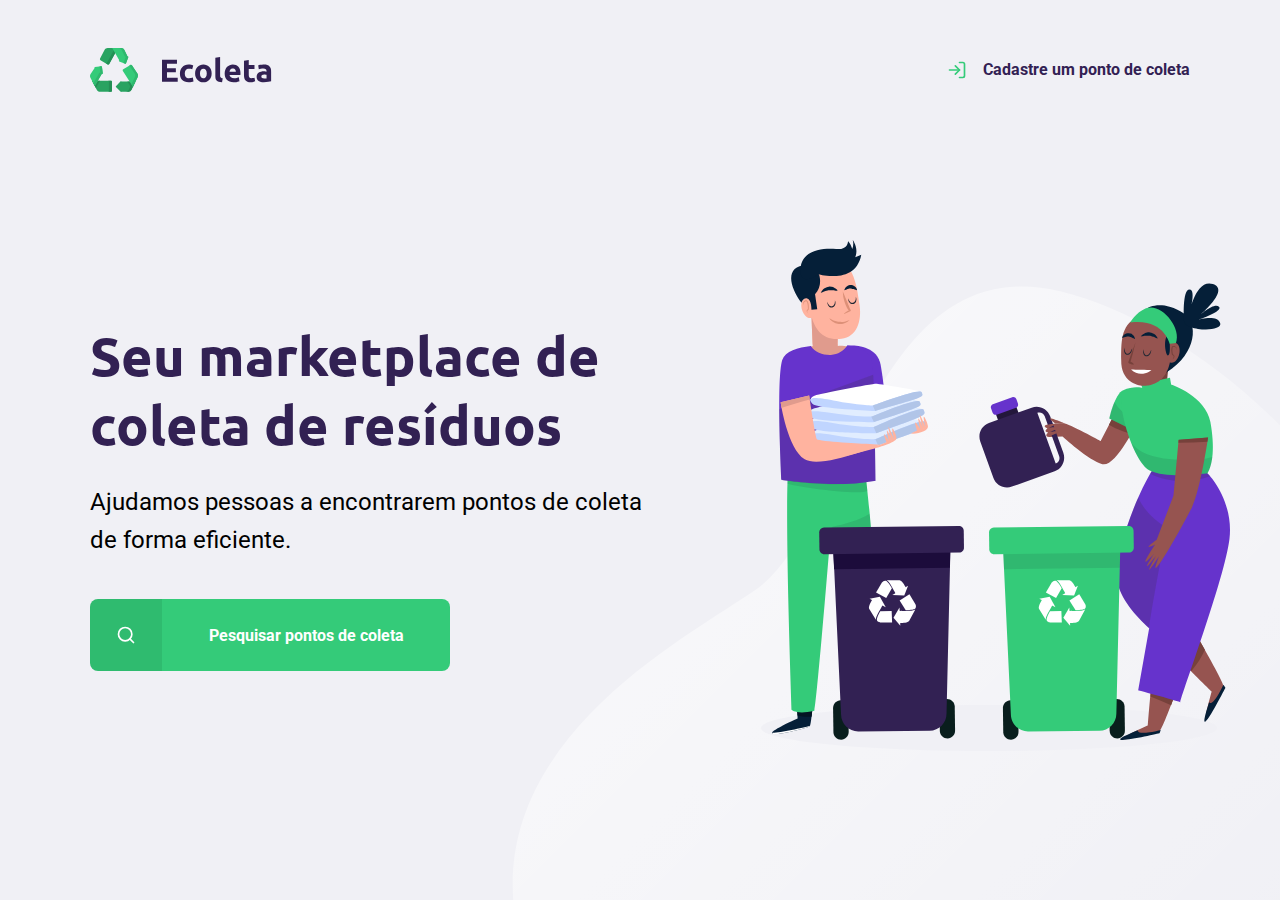
<file: index.html>
<!DOCTYPE html>
<html lang="pt_br">
<head>
    <meta charset="UTF-8">
    <meta name="viewport" content="width=device-width, initial-scale=1.0">
    <title>Ecoleta</title>

    <link href="https://fonts.googleapis.com/css2?family=Roboto&family=Ubuntu:wght@700&display=swap" rel="stylesheet">
    
    <style></style>
    <link rel="stylesheet" type="text/css" href="styles/main.css" />
    <link rel="stylesheet" type="text/css" href="styles/home.css" />
    <link rel="stylesheet" type="text/css" href="styles/responsive.css" />
</head>
<body>

    <div id="page-home">
        <div class="content">

            <header>
                <img src="assets/logo.svg" alt="Logomarca">
                <a href="http://127.0.0.1:5500/Javascript/NLW/create-point.html">
                    <span></span>
                    Cadastre um ponto de coleta</a>
            </header>
            

            <main>
                <h1>Seu marketplace de coleta de resíduos</h1>
        
    
                <p>Ajudamos pessoas a encontrarem pontos de coleta de forma eficiente.</p> 
                
                <a href="#"><span></span><strong>Pesquisar pontos de coleta</strong></a>

            </main>

    
        </div>


    </div>

    

    
</body>
</html>
</file>
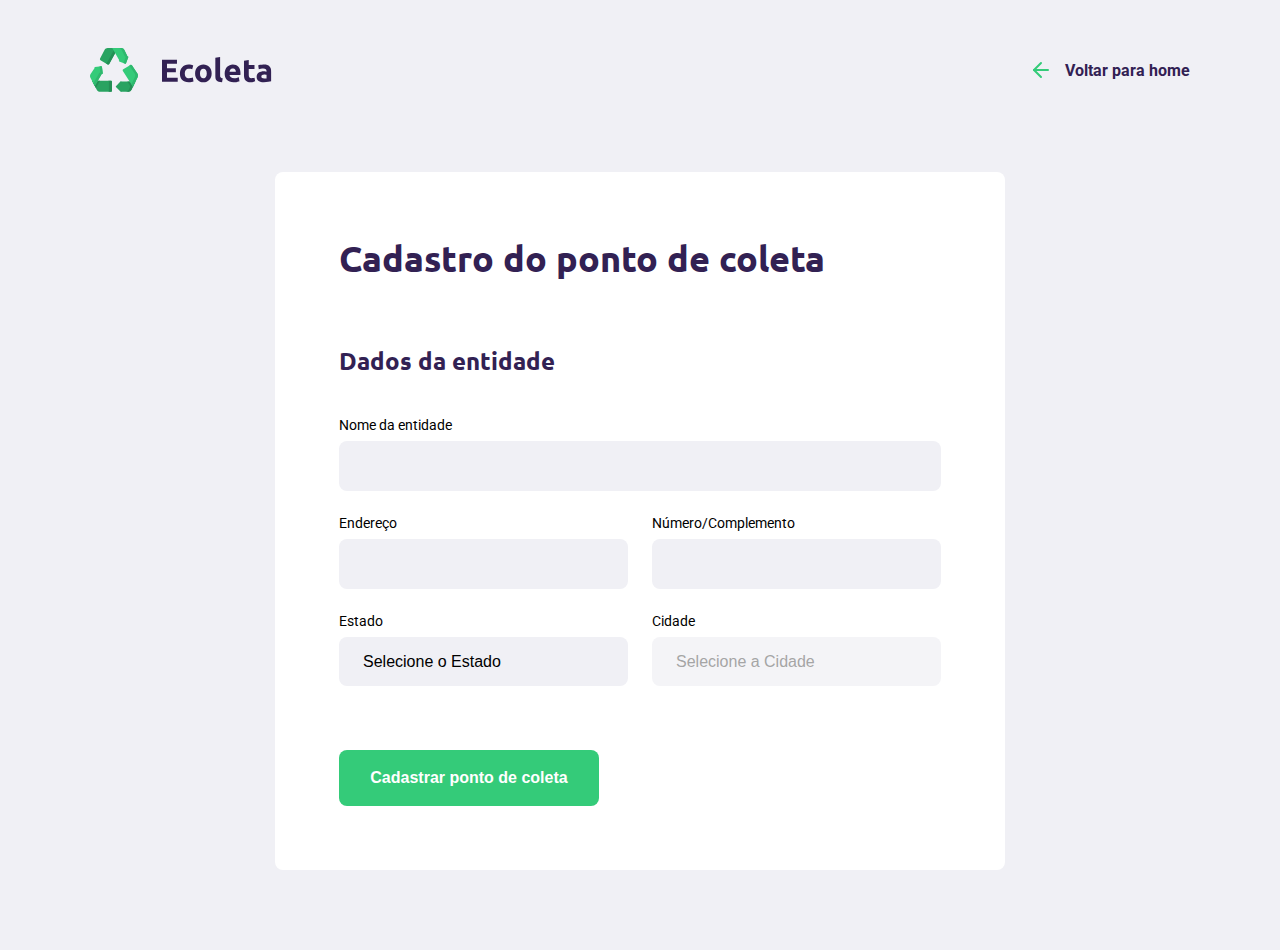
<file: create-point.html>
<!DOCTYPE html>
<html lang="pt_br">

<head>
    <meta charset="UTF-8">
    <meta name="viewport" content="width=device-width, initial-scale=1.0">
    <title>Criar um ponto de coleta</title>


    <link href="https://fonts.googleapis.com/css2?family=Roboto&family=Ubuntu:wght@700&display=swap" rel="stylesheet">
    
    <link rel="stylesheet" type="text/css" href="styles/main.css" />
    <link rel="stylesheet" type="text/css" href="styles/create-point.css" />
    <link rel="stylesheet" type="text/css" href="styles/responsive.css" />
</head>
<body>

    <div id="page-create-point">
        
            <header>
                <img src="assets/logo.svg" alt="Logomarca">
                <a href="http://127.0.0.1:5500/Javascript/NLW/index.html">
                    <span></span>
                    Voltar para home</a>
            </header>
            
            <form action="">
                <h1>Cadastro do ponto de coleta</h1>

                <fieldset>
                    <legend>
                        <h2>Dados da entidade</h2>
                    </legend>

                    <div class="field">
                        <label for="name">Nome da entidade</label>
                        <input type="text" name="name">
                    </div>

                    <div class="field-group">
                        <div class="field">
                            <label for="addres">Endereço</label>
                            <input type="text" name="addres">
                        </div>
                        <div class="field">
                            <label for="addres2">Número/Complemento</label>
                            <input type="text" name="addres2">
                        </div>
                    </div>

                    <div class="field-group">
                        <div class="field">
                            <label for="state">Estado</label>
                            <select name="uf">
                                <option value="">Selecione o Estado</option>
                            </select>

                            <input type="hidden" name="state">
                        </div>

                        <div class="field">
                            <label for="city">Cidade</label>
                            <select name="city" disabled>
                                <option value="">Selecione a Cidade</option>
                            </select>
                            
                        </div>

                    </div>

                </fieldset>


                <button type="submit"> Cadastrar ponto de coleta</button>

            </form>


    </div>
    <script src="scripts/create-point.js"></script>
</body>
</html>
</file>
<file: styles/main.css>
:root{
    --title-color: #322153;
    --primary-color: #34cb79;
}

* {
    margin: 0;
    padding: 0;
    box-sizing: border-box;
}

html {
    font-family: Roboto, sans-serif;
}

body {
    background: #f0f0f5;
    -webkit-font-smoothing: antialiased;
}

a {
    text-decoration: none;
}


h1, h2, h3, h4, h5, h6 {
    font-family: Ubuntu, sans-serif;
    color: var(--title-color);
}
/* BOX MODEL 
    Modelo de caixa 
    Toda caixa tem largura, altura, espaçamentos, alinhamentos, preenchimentos, bordas, cor, fundo e a maneira que é vista pelo HTML. (DISPLAY)
*/
</file>
<file: styles/home.css>
#page-home {
    height: 100vh;
    background: url('../assets/home-background.svg') no-repeat;
    background-position: 40vw bottom;
}


#page-home .content {
    width: 90%;
    max-width: 1100px;
    height: 100%;
    display: flex;
    flex-direction: column;

    margin: 0 auto;
}

#page-home header {
    margin-top: 48px;
    display: flex;
    align-items: center;
    justify-content: space-between;
}


#page-home header a {
    margin-top: 0px;
    display: flex;
    color: var(--title-color);
    font-weight: 700;
    text-decoration: none;
}

#page-home header a span{
    margin-right: 16px;
    display: flex;
    background-image: url('../assets/log-in.svg');

    width: 20px;
    height: 20px;

}


#page-home main {
    max-width: 560px;
    
    flex: 1;

    display: flex;
    flex-direction: column;
    justify-content: center;
}

#page-home h1 {
    font-size: 54px;
}


#page-home main p{
    font-size: 24px;
    line-height: 38px;
    margin-top: 24px;
}

#page-home main a {
    width: 100%;
    max-width: 360px;
    height: 72px;

    border-radius: 8px;

    display: flex;
    align-items: center;

    margin-top: 40px;

    background-color: var(--primary-color);
    
    transition: 400ms;
}

#page-home main a:hover{
    background-color: #2fb86e;

}


#page-home main a span {
    width: 72px;
    height: 72px;

    border-top-left-radius: 8px;
    border-bottom-left-radius: 8px;

    background-color: rgba(0, 0, 0, 0.08);

    display: flex;
    align-items: center;
    justify-content: center;
}

#page-home main a span::after {
    content: "";
    background-image: url('../assets/search.svg');

    width: 20px;
    height: 20px;
}

#page-home main a strong {
    flex: 1;
    color: white;
    text-align: center;
}
</file>
<file: styles/responsive.css>
@media (max-width: 900px) {
    #page-home {
        background-position-x: 70vw;
    }
    #page-home .content {
        align-items: center;
        text-align: center;
    }

    #page-home header a {
        position: absolute;
        bottom: 48px;

        left: 50%;
        transform: translateX(-50%);
    }

    #page-home main {
        align-items: center;
    }
}

@media (min-width: 1700px) {
    #page-home {
        background-position: 40vw;
    }
}

@media (max-height: 760px) {
    #page-home {
        background-position-y: 200px;
    }
}
</file>
<file: styles/create-point.css>
#page-create-point {
    width: 90%;
    max-width: 1100px;
    /* alinhamento de caixa pelo lado de fora */
    margin: 0 auto;
}

#page-create-point header {
    margin-top: 48px;
    display: flex;
    justify-content: space-between;
    align-items: center;
}


#page-create-point header a {
    color: var(--title-color);
    font-weight: bold;

    display: flex;
    align-items: center;
}

#page-create-point header a span {
    margin-right: 16px;
    background-image: url('../assets/arrow-left.svg');

    display: flex;
    width: 20px;
    height: 24px;
}

form {
    background-color: white;

    margin: 80px auto;

    /* Preenchimento */
    padding: 64px;
    border-radius: 8px;
    max-width: 730px;
    
    /* tamanha da caixa*/
}

form h1 {
    font-size: 36px;
}

form fieldset {
    margin-top: 64px;

    border: 0;
}

form legend {
    margin-bottom: 40px;
}

form legend h2 {
    font-size: 24px;
}

form .field {
    flex: 1;
    display: flex;
    flex-direction: column;

    margin-bottom: 24px;
}

form .field-group {
    display: flex;
}


form input,
form select {
    background-color: #f0f0f5;
    border: 0;
    padding: 16px 24px;
    font-size: 16px;

    /* retira a linha da borda do input*/
    /* outline: none; */

    border-radius: 8px;
}


form select {
    -webkit-appearance: none;
    -moz-appearance: none;
    appearance: none;
}

form label {
    font-size: 14px;
    margin-bottom: 8px;
}

form .field-group .field + .field {
    margin-left: 24px;
}


form button {
    width: 260px;
    height: 56px;

    background-color: var(--primary-color);
    border-radius: 8px;
    border: 0;

    color: white;
    font-weight: bold;
    font-size: 16px;

    margin-top: 40px;
    transition: background-color 400ms;
}

form button:hover {
    background-color: #2fb86e;
}
</file>
